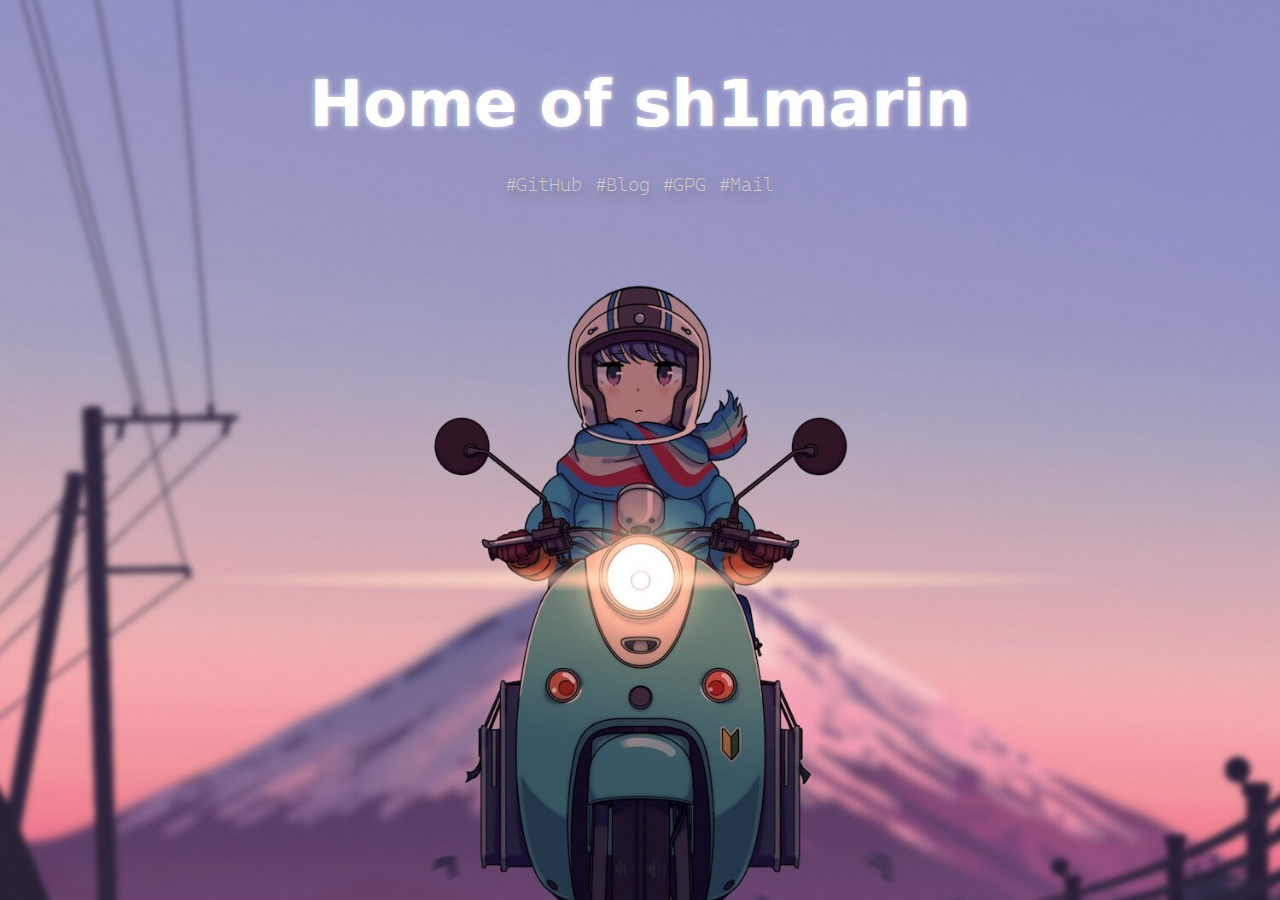
<file: index.html>
<!DOCTYPE html>

<html lang="en">
	<head>
		<meta charset="utf-8" />
		<meta name="viewport" content="width=device-width, initial-scale=1" />

		<title>sh1marin's index page</title>
		<meta name="description" content="my fancy old school index page" />
		<meta name="author" content="avimitin, jixun" />

		<meta property="og:title" content="sh1marin's index page" />
		<meta property="og:type" content="website" />
		<meta property="og:url" content="https://sh1mar.in" />
		<meta property="og:description" content="my fancy old school index page" />
		<meta property="og:image" content="image.png" />

		<link rel="apple-touch-icon" sizes="180x180" href="/apple-touch-icon.png" />
		<link rel="icon" type="image/png" sizes="32x32" href="/favicon-32x32.png" />
		<link rel="icon" type="image/png" sizes="16x16" href="/favicon-16x16.png" />
		<link rel="manifest" href="/site.webmanifest" />
		<link rel="mask-icon" href="/safari-pinned-tab.svg" color="#5bbad5" />
		<meta name="msapplication-TileColor" content="#00aba9" />
		<meta name="theme-color" content="#ffffff" />

		<link rel="stylesheet" href="styles.css" />
	</head>

	<body>
		<div class="side"></div>
		<div class="center">
			<h1>Home of sh1marin</h1>
			<p>
				<a class="links" href="https://github.com/Avimitin">#GitHub</a>
				<a class="links" href="https://blog.sh1mar.in">#Blog</a>
				<a class="links"
					href="https://keyserver.ubuntu.com/pks/lookup?search=0xFF7883E3BF6835DD&fingerprint=on&op=index"
					title="PGP key search for 0xFF7883E3BF6835DD">#GPG</a>
				<a class="links" href="mailto:dev@avimit.in">#Mail</a>
			</p>
		</div>
		<div class="side"></div>
	</body>
</html>
</file>
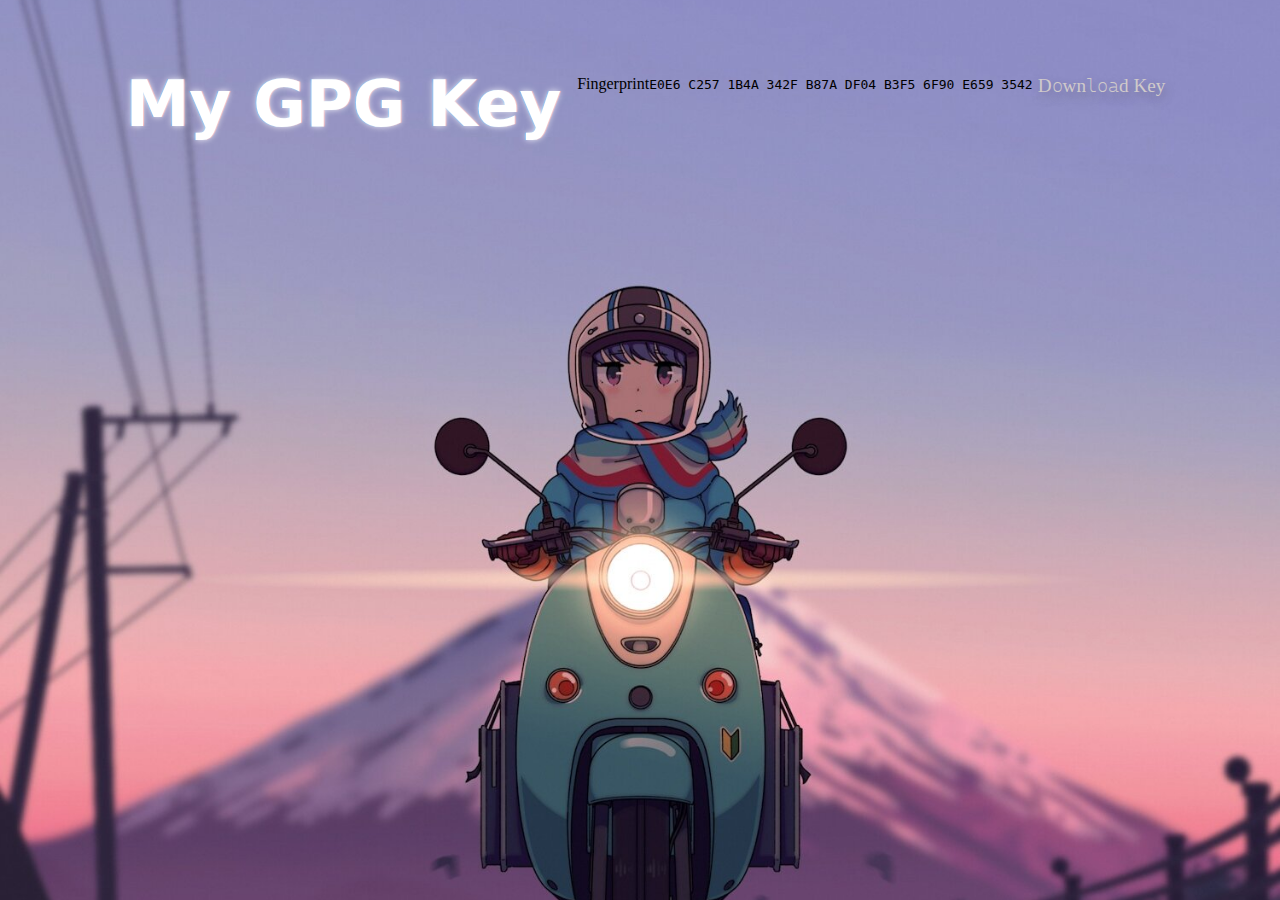
<file: gpg-key.html>
<!DOCTYPE html>

<html lang="en">
	<head>
		<meta charset="utf-8" />
		<meta name="viewport" content="width=device-width, initial-scale=1" />

		<title>GPG Key</title>
		<meta name="description" content="GPG key page" />
		<meta name="author" content="avimitin" />

		<meta property="og:title" content="GPG key page" />
		<meta property="og:type" content="website" />
		<meta property="og:url" content="https://sh1mar.in/gpg-key.html" />
		<meta property="og:description" content="gpg key page" />

		<link rel="icon" href="/favicon.ico" />
		<link rel="icon" href="/favicon.svg" type="image/svg+xml" />
		<link rel="apple-touch-icon" href="/apple-touch-icon.png" />

		<link rel="stylesheet" href="styles.css" />
	</head>

	<body>
		<h1>My GPG Key</h1>
		<p class="gpg-fingerprint">Fingerprint</p>
		<pre>E0E6 C257 1B4A 342F B87A DF04 B3F5 6F90 E659 3542</pre>
		<a href="static/sh1marin-gpg.pub">Download Key</a>
	</body>
</html>
</file>
<file: styles.css>
@font-face {
  font-family: "CascadiaCode";
  src: url('static/CascadiaCode-min.ttf') format('truetype');
}

html {
	text-align: center;
	background-image: url("static/background.jpg");
	-webkit-background-size: cover;
	-moz-background-size: cover;
	-o-background-size: cover;
	background-size: cover;
	background-repeat: no-repeat;
	background-position: center 25%;
	min-height: 100vh;
}

@media (orientation: landscape) {
	html {
		background-size: 100vw auto;
	}
}

@media (orientation: portrait) {
	html {
		background-size: auto 100vh;
	}
}

body {
	display: flex;
	justify-content: center;
	align-items: center;
}

h1 {
	color: #fff;
	font-family: Sans;
	text-shadow: 0px 0px 6px rgba(255, 255, 255, 0.8),
			-1px 0px 1px #59a9ef,
			1px 0px 1px #fcacac;
	padding: 1rem;
	font-size: 4rem;
	font-weight: 900;
	margin-bottom: 0.2rem;
}

a {
	outline: none;
	text-decoration: none;
	text-shadow: 2px 5px 8px rgba(101, 101, 111, 0.5);
	padding: 2px 5px 0;
	color: #d0caca;
	font-family: "CascadiaCode";
	font-size: 1.2rem;
	font-weight: lighter;
	transition: all .3s;
}

a:hover {
	color: #eaeaea;
	font-size: 1.8rem;
	transform: scale(5);
	animation: animatedGlow 2s linear infinite;
}

@keyframes animatedGlow {
  0% {
	  text-shadow: unset;
  }

  50% {
	  text-shadow: 0 0 7px #eaeaea, 0 0 10px #eaeaea, 0 0 21px #eaeaea;
  }

  100% {
	  text-shadow: unset;
  }
}
</file>
